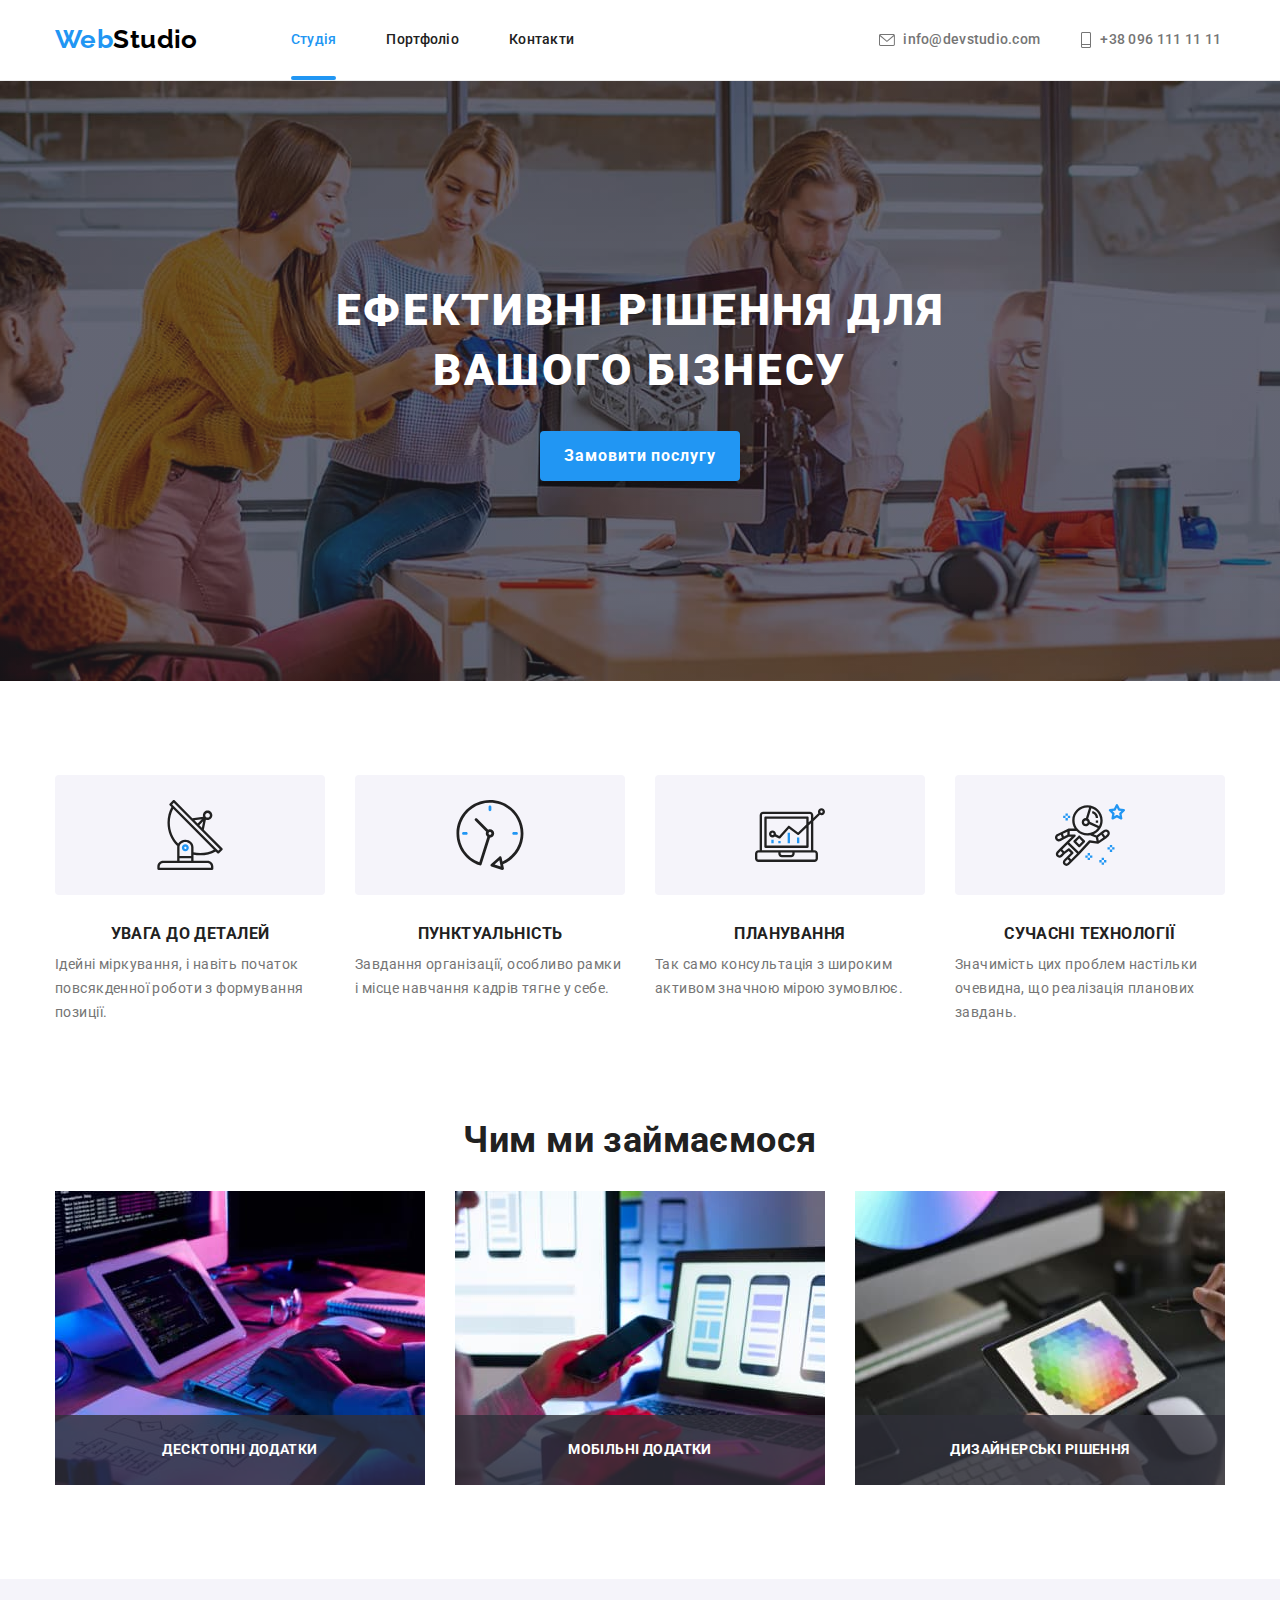
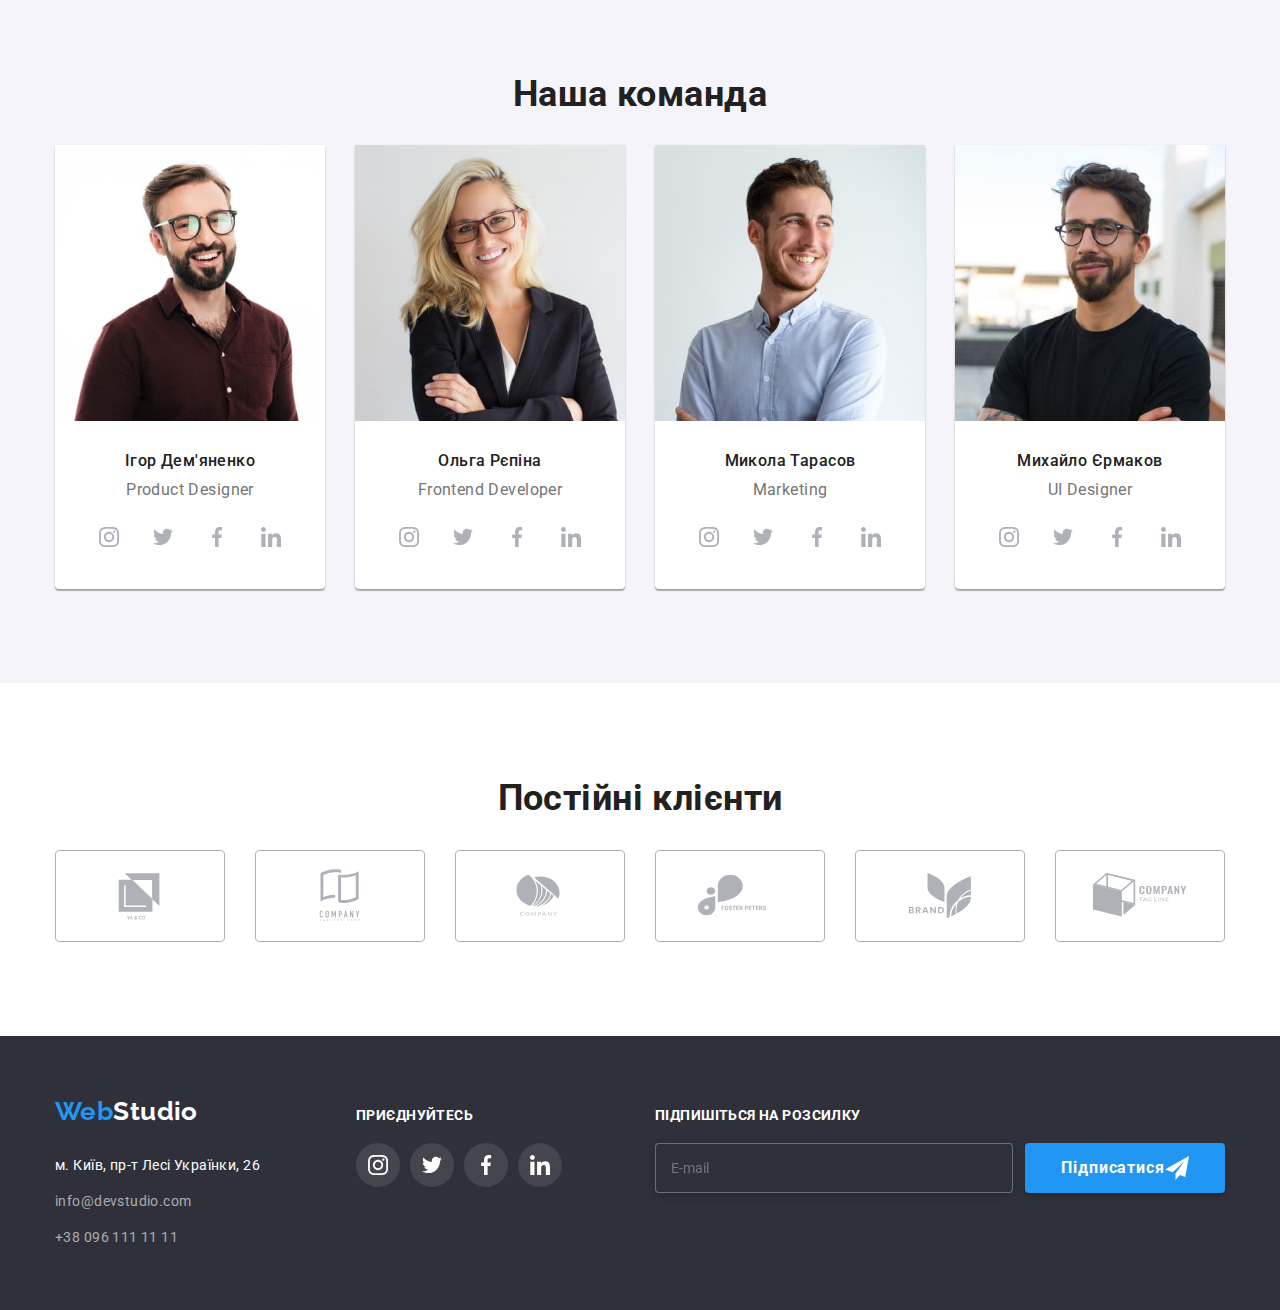
<file: index.html>
<!DOCTYPE html>
<html lang="uk">
<head>
    <meta charset="UTF-8">
    <meta http-equiv="X-UA-Compatible" content="IE=edge">
    <meta name="viewport" content="width=device-width, initial-scale=1.0">
    <title>WebStudio</title>
    <link rel="stylesheet" href="https://cdnjs.cloudflare.com/ajax/libs/modern-normalize/1.1.0/modern-normalize.min.css">
    <link href="https://fonts.googleapis.com/css2?family=Raleway:wght@700&family=Roboto:wght@400;500;700;900&display=swap"
        rel="stylesheet">
    <link rel="stylesheet" href="./css/main.min.css">
</head>
<body>
    <header class="page-header">
        <div class="page-header__container container">
            <nav class="page-header__main-nav">
                <div class="page-header__mobile">
                    <a href="./index.html" class="page-header__logo logo"><span class="page-header__leftpart-logo">Web</span>Studio</a>

                    <button type="button" class="button-mobile-menu js-open-menu btn--no-padding"
                    aria-expanded="false"
                    aria-controls="mobile-menu">
                        <svg width="40" height="40">
                            <use href="./images/symbol-defs.svg#icon-menu"></use>
                        </svg>
                    </button>
                </div>
                
                <div class="site-auth-container">
                        <!-- Навігація -->
                    <ul class="site-nav list">
                        <li class="site-nav__item"><a href="./index.html" class="site-nav__link site-nav__current-page" >Студія</a></li>
                        <li class="site-nav__item"><a href="./portfolio.html" class="site-nav__link">Портфоліо</a></li>
                        <li class="site-nav__item"><a href="./index.html" class="site-nav__link">Контакти</a></li>
                    </ul>

                    <!-- Контакти -->
                    <ul class="auth-nav list">
                        <li class="auth-nav__item"><a href="mailto:info@devstudio.com" class="auth-nav__link">
                            <svg class="auth-nav__letter-icon">
                                <use href="./images/symbol-defs.svg#icon-letter-icon"></use>
                            </svg>
                            info@devstudio.com</a></li>
                        <li class="auth-nav__item"><a href="tel:+380961111111" class="auth-nav__link">
                            <svg class="auth-nav__phone-icon">
                                <use href="./images/symbol-defs.svg#icon-phone-icon"></use>
                            </svg>
                            +38 096 111 11 11</a></li>
                    </ul>
                </div>
            </nav>
        </div>

           
    

        <div class="menu-container js-menu-container" id="mobile-menu">
            <button class="menu-close-btn js-close-menu">
                <svg width="40" height="40">
                    <use href="./images/symbol-defs.svg#icon-close"></use>
                </svg>
            </button>

            <ul class="menu-nav list">
                <li class="menu-nav__item"><a href="./index.html" class="menu-nav__link" >Студія</a></li>
                <li class="menu-nav__item"><a href="./portfolio.html" class="menu-nav__link">Портфоліо</a></li>
                <li class="menu-nav__item"><a href="./index.html" class="menu-nav__link">Контакти</a></li>
            </ul>

            <div class="container-auth-soc">
                <ul class="menu-auth-nav list">
                    <li class="menu-auth-nav__item">
                        <a href="tel:+380961111111" class="menu-auth-nav__link menu-auth-nav__link-tel">
                        +38 096 111 11 11</a>
                    </li>
                    <li class="menu-auth-nav__item">
                        <a href="mailto:info@devstudio.com" class="menu-auth-nav__link menu-auth-nav__link-mail">
                        info@devstudio.com</a>
                    </li>
                </ul>
        
                <ul class="menu-socials">
                    <li class="menu-socials__item"><a class="menu-socials__link" href="">Istagram</a></li>
                    <li class="menu-socials__item"><a class="menu-socials__link" href="">Twitter</a></li>
                    <li class="menu-socials__item"><a class="menu-socials__link" href="">Facebook</a></li>
                    <li class="menu-socials__item"><a class="menu-socials__link" href="">LinkedIn</a></li>
                </ul>
            </div>
        </div>

    </header>

    <main>
        <!-- Hero -->
        <section class="hero">
            <div class="hero__container">
                <h1 class="hero__title">Ефективні рішення для <br> вашого бізнесу</h1>
                <button type="button" class="hero__button button" data-modal-open>Замовити послугу</button>
            </div>
        </section>

        <!-- examples of work -->
        <section class="section section--no-padding">
            <div class="container">
                <h2 class="hidden-title">Те, що ми вам пропонуємо</h2>
        
                <ul class="services">
                    <li class="services__item">
                        <div class="services__border">
                            <svg class="services__icon" width="70" height="70">
                                <use href="./images/symbol-defs.svg#icon-antenna-icon"></use>
                            </svg>
                        </div>
                        <h3 class="services__title">УВАГА ДО ДЕТАЛЕЙ</h3>
                        <p class="services__text">Ідейні міркування, і навіть початок повсякденної роботи з формування позиції.</p>
                    </li>
                    <li class="services__item">
                        <div class="services__border">
                            <svg class="services__icon"  width="70" height="70">
                                <use href="./images/symbol-defs.svg#icon-clock-icon"></use>
                            </svg>
                        </div>
                        <h3 class="services__title">ПУНКТУАЛЬНІСТЬ</h3>
                        <p class="services__text">Завдання організації, особливо рамки і місце навчання кадрів тягне у себе.</p>
                    </li>
                    <li class="services__item">
                        <div class="services__border">
                            <svg class="services__icon"  width="70" height="70">
                                <use href="./images/symbol-defs.svg#icon-diagram-icon"></use>
                            </svg>
                        </div>
                        <h3 class="services__title">ПЛАНУВАННЯ</h3>
                        <p class="services__text">Так само консультація з широким активом значною мірою зумовлює.</p>
                    </li>
                    <li class="services__item">
                        <div class="services__border">
                            <svg class="services__icon"  width="70" height="70">
                                <use href="./images/symbol-defs.svg#icon-astronaut-icon"></use>
                            </svg>
                        </div>
                        <h3 class="services__title">СУЧАСНІ ТЕХНОЛОГІЇ</h3>
                        <p class="services__text">Значимість цих проблем настільки очевидна, що реалізація планових завдань.</p>
                    </li>
                </ul>
            </div>
        </section>

        <!-- our line of business -->
        <section class="section section--disp-none">
            <div class="our-works container">
                <h2 class="global-title">Чим ми займаємося</h2>
                <ul class="our-works__list">
                    <li class="our-works__item">
                        <img srcset="./images/our-works/wemake1.jpg 1x, ./images/our-works/wemake1@2x.jpg 2x" 
                        src="./images/our-works/wemake1.jpg" alt="Написання коду" width="370">
                        <p class="our-works__text">Десктопні додатки</p></li>
                    <li class="our-works__item">
                        <img srcset="./images/our-works/wemake2.jpg 1x, ./images/our-works/wemake2@2x.jpg 2x" 
                        src="./images/our-works/wemake2.jpg" alt="Кросплатформеність" width="370">
                        <p class="our-works__text">Мобільні додатки</p></li>
                    <li class="our-works__item">
                        <img srcset="./images/our-works/wemake3.jpg 1x, ./images/our-works/wemake3@2x.jpg 2x" 
                        src="./images/our-works/wemake3.jpg" alt="Різноманітність" width="370">
                        <p class="our-works__text">Дизайнерські рішення</p></li>
                </ul>
            </div>
        </section>

        <!-- our team -->
        <section class="section section--grey">
            <div class="container">
                <h2 class="global-title">Наша команда</h2> 

                <ul class="our-team">
                    <li class="our-team__item">
                        <img class="our-team__img" srcset="./images/our-team/igor.jpg 1x, ./images/our-team/igor@2x.jpg 2x"
                        src="./images/our-team/igor.jpg" alt="фото Ігора">
                        <h3 class="our-team__name">Ігор Дем'яненко</h3>
                        <p class="our-team__position">Product Designer</p>
                        <ul class="socials-list">
                            <li class="socials-list__item">
                                <a href="#" class="socials-list__link">
                                    <svg wight="20px" height="20px" class="socials-list__icon">
                                        <use href="./images/symbol-defs.svg#icon-instagram-icon"></use>
                                    </svg>
                                </a>
                            </li>
                            <li class="socials-list__item">
                                <a href="#" class="socials-list__link">
                                    <svg wight="20px" height="20px" class="socials-list__icon">
                                        <use href="./images/symbol-defs.svg#icon-twitter-icon"></use>
                                    </svg>
                                </a>
                            </li>
                            <li class="socials-list__item">
                                <a href="#" class="socials-list__link">
                                    <svg wight="20px" height="20px" class="socials-list__icon">
                                        <use href="./images/symbol-defs.svg#icon-facebook-icon"></use>
                                    </svg>
                                </a>
                            </li>
                            <li class="socials-list__item">
                                <a href="#" class="socials-list__link">
                                    <svg wight="20px" height="20px" class="socials-list__icon">
                                        <use href="./images/symbol-defs.svg#icon-linkedin-icon"></use>
                                    </svg>
                                </a>
                            </li>
                        </ul>
                    </li>
                    <li class="our-team__item">
                        <img srcset="./images/our-team/olga.jpg 1x, ./images/our-team/olga@2x.jpg 2x"
                        src="./images/our-team/olga.jpg" alt="фото Ольги">
                        <h3 class="our-team__name">Ольга Рєпіна</h3>
                        <p class="our-team__position">Frontend Developer</p>
                        <ul class="socials-list">
                            <li class="socials-list__item">
                                <a href="#" class="socials-list__link">
                                    <svg wight="20px" height="20px" class="socials-list__icon">
                                        <use href="./images/symbol-defs.svg#icon-instagram-icon"></use>
                                    </svg>
                                </a>
                            </li>
                            <li class="socials-list__item">
                                <a href="#" class="socials-list__link">
                                    <svg wight="20px" height="20px" class="socials-list__icon">
                                        <use href="./images/symbol-defs.svg#icon-twitter-icon"></use>
                                    </svg>
                                </a>
                            </li>
                            <li class="socials-list__item">
                                <a href="#" class="socials-list__link">
                                    <svg wight="20px" height="20px" class="socials-list__icon">
                                        <use href="./images/symbol-defs.svg#icon-facebook-icon"></use>
                                    </svg>
                                </a>
                            </li>
                            <li class="socials-list__item">
                                <a href="#" class="socials-list__link">
                                    <svg wight="20px" height="20px" class="socials-list__icon">
                                        <use href="./images/symbol-defs.svg#icon-linkedin-icon"></use>
                                    </svg>
                                </a>
                            </li>
                        </ul>
                    </li>
                    <li class="our-team__item">
                        <img srcset="./images/our-team/mukola.jpg 1x, ./images/our-team/mukola@2x.jpg 2x"
                        src="./images/our-team/mukola.jpg" alt="фото Миколи">
                        <h3 class="our-team__name">Микола Тарасов</h3>
                        <p class="our-team__position">Marketing</p>
                        <ul class="socials-list">
                            <li class="socials-list__item">
                                <a href="#" class="socials-list__link">
                                    <svg wight="20px" height="20px" class="socials-list__icon">
                                        <use href="./images/symbol-defs.svg#icon-instagram-icon"></use>
                                    </svg>
                                </a>
                            </li>
                            <li class="socials-list__item">
                                <a href="#" class="socials-list__link">
                                    <svg wight="20px" height="20px" class="socials-list__icon">
                                        <use href="./images/symbol-defs.svg#icon-twitter-icon"></use>
                                    </svg>
                                </a>
                            </li>
                            <li class="socials-list__item">
                                <a href="#" class="socials-list__link">
                                    <svg wight="20px" height="20px" class="socials-list__icon">
                                        <use href="./images/symbol-defs.svg#icon-facebook-icon"></use>
                                    </svg>
                                </a>
                            </li>
                            <li class="socials-list__item">
                                <a href="#" class="socials-list__link">
                                    <svg wight="20px" height="20px" class="socials-list__icon">
                                        <use href="./images/symbol-defs.svg#icon-linkedin-icon"></use>
                                    </svg>
                                </a>
                            </li>
                        </ul>
                    </li>
                    <li class="our-team__item">
                        <img srcset="./images/our-team/mikhailo.jpg 1x, ./images/our-team/mikhailo@2x.jpg 2x"
                        src="./images/our-team/mikhailo.jpg" alt="фото Михайла">
                        <h3 class="our-team__name">Михайло Єрмаков</h3>
                        <p class="our-team__position">UI Designer</p>
                        <ul class="socials-list">
                            <li class="socials-list__item">
                                <a href="#" class="socials-list__link">
                                    <svg wight="20px" height="20px" class="socials-list__icon">
                                        <use href="./images/symbol-defs.svg#icon-instagram-icon"></use>
                                    </svg>
                                </a>
                            </li>
                            <li class="socials-list__item">
                                <a href="#" class="socials-list__link">
                                    <svg wight="20px" height="20px" class="socials-list__icon">
                                        <use href="./images/symbol-defs.svg#icon-twitter-icon"></use>
                                    </svg>
                                </a>
                            </li>
                            <li class="socials-list__item">
                                <a href="#" class="socials-list__link">
                                    <svg wight="20px" height="20px" class="socials-list__icon">
                                        <use href="./images/symbol-defs.svg#icon-facebook-icon"></use>
                                    </svg>
                                </a>
                            </li>
                            <li class="socials-list__item">
                                <a href="#" class="socials-list__link">
                                    <svg wight="20px" height="20px" class="socials-list__icon">
                                        <use href="./images/symbol-defs.svg#icon-linkedin-icon"></use>
                                    </svg>
                                </a>
                            </li>
                        </ul>
                    </li>
                </ul>
            </div>
        </section>

        <!-- constant clients -->
        <section class="section">
            <div class="container">
                <h2 class="global-title">Постійні клієнти</h3>

                <ul class="clients">
                    <li class="clients__item">
                        <a href="#" class="clients__link"><svg width="106px" height="60"">
                        <use href="./images/symbol-defs.svg#icon-client1"></use>
                    </svg></a></li>
                    <li class="clients__item"><a href="#" class="clients__link"><svg width="106px" height="60">
                        <use href="./images/symbol-defs.svg#icon-client2"></use>
                    </svg></a></li>
                    <li class="clients__item"><a href="#" class="clients__link"><svg width="106px" height="60">
                        <use href="./images/symbol-defs.svg#icon-client3"></use>
                    </svg></a></li>
                    <li class="clients__item"><a href="#" class="clients__link"><svg width="106px" height="60">
                        <use href="./images/symbol-defs.svg#icon-client4"></use>
                    </svg></a></li>
                    <li class="clients__item"><a href="#" class="clients__link"><svg width="106px" height="60">
                        <use href="./images/symbol-defs.svg#icon-client5"></use>
                    </svg></a></li>
                    <li class="clients__item"><a href="#" class="clients__link"><svg width="106px" height="60">
                        <use href="./images/symbol-defs.svg#icon-client6"></use>
                    </svg></a></li>
                </ul>
            </div>
        </section>
    </main>

    <!-- footer -->
    <footer class="footer">
        <div class="section-footer container">
            <div class="footer-conteiner--flex">
                <div class="container-footer">
                    <a href="./index.html" class="logo footer__logo"><span class="footer__leftpart-logo">Web</span>Studio</a>
    
                    <address>
                        <ul class="footer-nav">
                            <li class="footer-nav__item"><a href="https://goo.gl/maps/yNZwZpyb3puwSqDS9"
                                target="_blank" rel="noreferrer noopener" class="footer-nav__link footer-nav__adress">
                                м. Київ, пр-т Лесі Українки, 26</a></li>
                            <li class="footer-nav__item"><a href="mailto:info@devstudio.com" class="footer-nav__link">info@devstudio.com</a></li>
                            <li class="footer-nav__item"><a href="tel:+380961111111" class="footer-nav__link">+38 096 111 11 11</a></li>
                        </ul>
                    </address>
                </div>
    
                <div class="container-footer">
                    <p class="footer-slogan">приєднуйтесь</p>
                    <ul class="socials-list footer-socials">
                        <li class="socials-list__item">
                            <a href="#" class="socials-list__link footer-socials__icon">
                                <svg wight="20px" height="20px">
                                    <use href="./images/symbol-defs.svg#icon-instagram-icon"></use>
                                </svg>
                            </a>
                        </li>
                        <li class="socials-list__item">
                            <a href="#" class="socials-list__link footer-socials__icon">
                                <svg wight="20px" height="20px">
                                    <use href="./images/symbol-defs.svg#icon-twitter-icon"></use>
                                </svg>
                            </a>
                        </li>
                        <li class="socials-list__item">
                            <a href="#" class="socials-list__link footer-socials__icon">
                                <svg wight="20px" height="20px">
                                    <use href="./images/symbol-defs.svg#icon-facebook-icon"></use>
                                </svg>
                            </a>
                        </li>
                        <li class="socials-list__item">
                            <a href="#" class="socials-list__link footer-socials__icon">
                                <svg wight="20px" height="20px">
                                    <use href="./images/symbol-defs.svg#icon-linkedin-icon"></use>
                                </svg>
                            </a>
                        </li>
                    </ul>
                </div>
            </div>

            <div class="container-footer">
                <form class="signup-form" name="signup-form">
                    <p class="footer-slogan">Підпишіться на розсилку</p>
                    <div class="signup">
                        <input type="email" name="email" id="user-email" placeholder="E-mail" class="signup__email">
                        
                        <button type="submit" class="button signup__submit">
                            <p class="signup__text">Підписатися</p>
                            <svg width="24px" height="24px">
                                <use href="./images/icons.svg#icon-send"></use>
                            </svg>
                        </button>   
                    </div>        
                </form>
            </div>
        </div>
    </footer>

    <div class="hero__backdrop is-hidden" data-modal>
        <div class="modal">
            <button class="modal__close" data-modal-close>
                <svg wight="20px" height="20px" class="modal__icon-close">
                    <use href="./images/symbol-defs.svg#icon-close"></use>
                </svg>
            </button>
            
            <form name="user-date" class="modal__user-date">
                <p class="modal__user-date-slogan">Залиште свої дані, ми вам передзвонимо</p>
                <ul class="date-forms">
                    <li class="date-forms__item">
                        <label for="name" class="date-forms__name">Ім'я</label>
                        <input type="text" id="name" class="date-forms__text">
                        <svg width="18px" height="18px" class="date-forms__form-icon">
                            <use href="./images/icons.svg#icon-person-black"></use>
                        </svg>
                    </li>
                    <li class="date-forms__item">
                        <label for="tel" class="date-forms__name">Телефон</label>
                        <input type="tel" id="tel" class="date-forms__text">
                        <svg width="18px" height="18px" class="date-forms__form-icon">
                            <use href="./images/icons.svg#icon-phone-black"></use>
                        </svg>
                    </li>
                    <li class="date-forms__item">
                        <label for="email" class="date-forms__name">Пошта</label>
                        <input type="email" id="email" class="date-forms__text">
                        <svg width="18px" height="18px" class="date-forms__form-icon">
                            <use href="./images/icons.svg#icon-email-black"></use>
                        </svg>
                    </li>
                    <li class="date-forms__item-com">
                        <label for="commentary" class="date-forms__name">Коментар</label>
                        <textarea class="date-forms__commentary" name="commentary" id="commentary" rows="7" placeholder="Введіть текст"></textarea>
                    </li>
                </ul>

                <div class="form-conditions">
                    
                    <label for="conditions" class="form-conditions__label">
                        <input type="checkbox" id="conditions" name="checkbox" class="form-conditions__checkbox">
                        <span class="form-conditions__true-checkbox">
                            <svg class="form-conditions__icon-true-checkbox">
                                <use href="./images/icons.svg#icon-icon-check"></use>
                            </svg>
                        </span>
                        <span>Погоджуюся з розсилкою та приймаю 
                            <a href="#" class="form-conditions__link">Умови договору</a>
                        </span>
                    </label>
                </div>

                <button type="submit" class="button form-conditions__button">Відправити</button>
                
            </form>
        </div>
    </div>

    <script src="./js/modal.js"></script>
    <script src="./js/mobile-menu.js"></script>
</body>
</html>
</file>
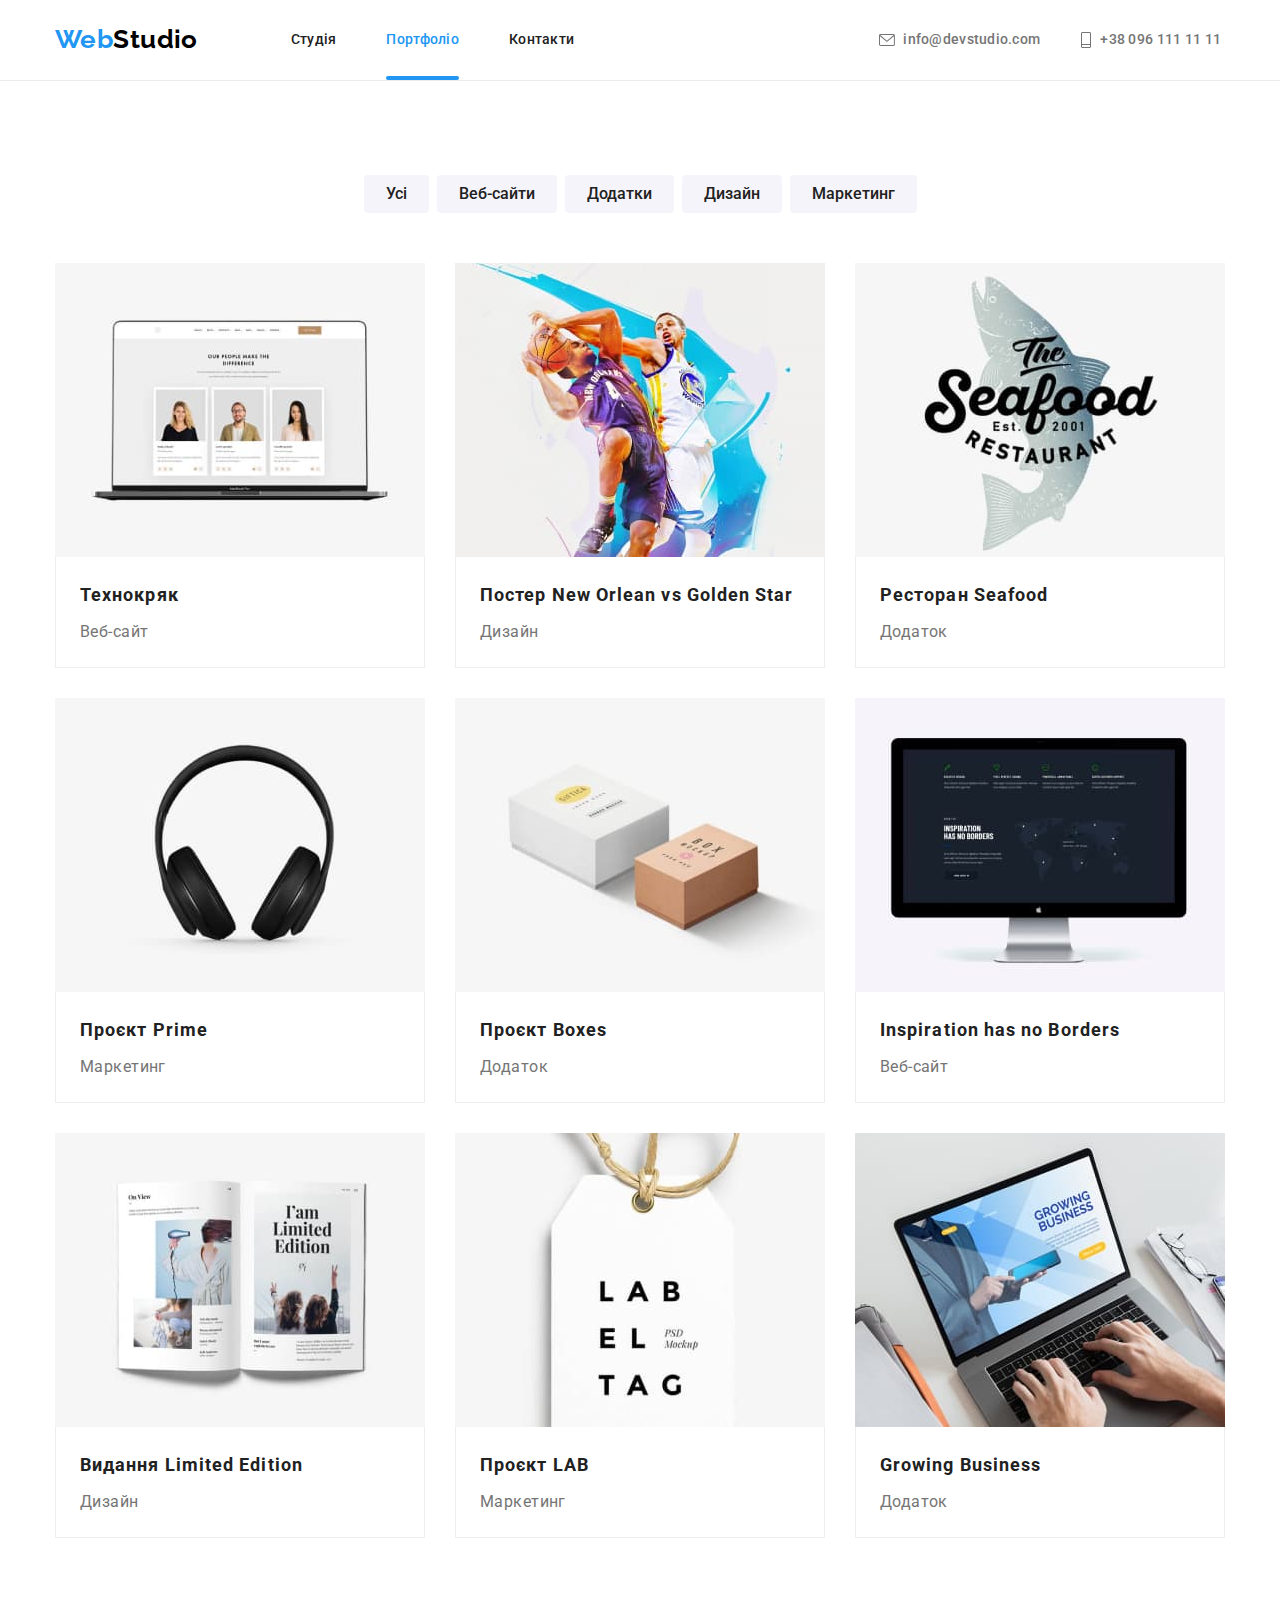
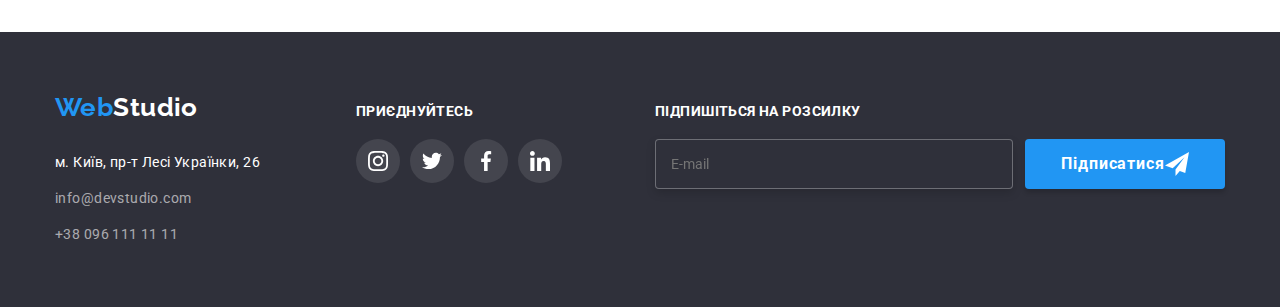
<file: portfolio.html>
<!DOCTYPE html>
<html lang="uk">
<head>
    <meta charset="UTF-8">
    <meta http-equiv="X-UA-Compatible" content="IE=edge">
    <meta name="viewport" content="width=device-width, initial-scale=1.0">
    <title>Portfolio</title>
    <link rel="stylesheet" href="https://cdnjs.cloudflare.com/ajax/libs/modern-normalize/1.1.0/modern-normalize.min.css">
    <link href="https://fonts.googleapis.com/css2?family=Raleway:wght@700&family=Roboto:wght@400;500;700;900&display=swap"
        rel="stylesheet">
    <link rel="stylesheet" href="./css/main.min.css">
</head>

<body class="page">
    <header class="page-header">
        <div class="page-header__container container">
            <nav class="page-header__main-nav">
                <div class="page-header__mobile">
                    <a href="./index.html" class="page-header__logo logo"><span class="page-header__leftpart-logo">Web</span>Studio</a>

                    <button type="button" class="button-mobile-menu js-open-menu btn--no-padding"
                    aria-expanded="false"
                    aria-controls="mobile-menu">
                        <svg width="40" height="40">
                            <use href="./images/symbol-defs.svg#icon-menu"></use>
                        </svg>
                    </button>
                </div>
                
                <div class="site-auth-container">
                        <!-- Навігація -->
                    <ul class="site-nav list">
                        <li class="site-nav__item"><a href="./index.html" class="site-nav__link" >Студія</a></li>
                        <li class="site-nav__item"><a href="./portfolio.html" class="site-nav__link site-nav__current-page">Портфоліо</a></li>
                        <li class="site-nav__item"><a href="./index.html" class="site-nav__link">Контакти</a></li>
                    </ul>

                    <!-- Контакти -->
                    <ul class="auth-nav list">
                        <li class="auth-nav__item"><a href="mailto:info@devstudio.com" class="auth-nav__link">
                            <svg class="auth-nav__letter-icon">
                                <use href="./images/symbol-defs.svg#icon-letter-icon"></use>
                            </svg>
                            info@devstudio.com</a></li>
                        <li class="auth-nav__item"><a href="tel:+380961111111" class="auth-nav__link">
                            <svg class="auth-nav__phone-icon">
                                <use href="./images/symbol-defs.svg#icon-phone-icon"></use>
                            </svg>
                            +38 096 111 11 11</a></li>
                    </ul>
                </div>
            </nav>
        </div>

           
    

    <div class="menu-container js-menu-container" id="mobile-menu">
        <button class="menu-close-btn js-close-menu">
            <svg width="40" height="40">
                <use href="./images/symbol-defs.svg#icon-close"></use>
            </svg>
        </button>

        <ul class="menu-nav list">
            <li class="menu-nav__item"><a href="./index.html" class="menu-nav__link" >Студія</a></li>
            <li class="menu-nav__item"><a href="./portfolio.html" class="menu-nav__link">Портфоліо</a></li>
            <li class="menu-nav__item"><a href="./index.html" class="menu-nav__link">Контакти</a></li>
        </ul>

        <div>
            <ul class="menu-auth-nav list">
                <li class="menu-auth-nav__item">
                    <a href="tel:+380961111111" class="menu-auth-nav__link menu-auth-nav__link-tel">
                    +38 096 111 11 11</a>
                </li>
                <li class="menu-auth-nav__item">
                    <a href="mailto:info@devstudio.com" class="menu-auth-nav__link menu-auth-nav__link-mail">
                    info@devstudio.com</a>
                </li>
            </ul>
    
            <ul class="menu-socials">
                <li class="menu-socials__item"><a class="menu-socials__link" href="">Istagram</a></li>
                <li class="menu-socials__item"><a class="menu-socials__link" href="">Twitter</a></li>
                <li class="menu-socials__item"><a class="menu-socials__link" href="">Facebook</a></li>
                <li class="menu-socials__item"><a class="menu-socials__link" href="">LinkedIn</a></li>
            </ul>
        </div>
    </div>

    </header>

    <main>
        <section class="section">
            <div class="container">
                <h1 class="hidden-title">Портфоліо</h1>
                <ul class="features-list">
                    <li class="features-list__item"><button type="button" class="features-list__button">Усі</button></li>
                    <li class="features-list__item"><button type="button" class="features-list__button">Веб-сайти</button></li>
                    <li class="features-list__item"><button type="button" class="features-list__button">Додатки</button></li>
                    <li class="features-list__item"><button type="button" class="features-list__button">Дизайн</button></li>
                    <li class="features-list__item"><button type="button" class="features-list__button">Маркетинг</button></li>
                </ul>

                <ul class="projects">
                    <li class="projects__item">
                        <a href="#" class="projects__link">
                            <div class="projects__description">
                                <img src="./images/example_1.jpg" alt="our work" width="370" height="294">
                                <p class="projects__text-description">Ресурс пропонує комплексні пропозиції з різним рівнем функціоналу та сервісів. Все це дозволить відвідувачу отримати вичерпні відомості про компанію чи приватну особу.</p>
                            </div>
                            <div class="card-content">
                                <h2 class="card-content__title">Технокряк</h2>
                                <p class="card-content__text">Веб-сайт</p>
                            </div>
                        </a>
                    </li>
                    <li class="projects__item">
                        <a href="#" class="projects__link">
                            <div class="projects__description">
                                <img src="./images/example_2.jpg" alt="our work" width="370" height="294">
                                <p class="projects__text-description">Lorem ipsum dolor sit amet consectetur adipisicing elit. Maxime, accusantium! Ex, harum itaque.</p>
                            </div>
                            <div class="card-content">
                                <h2 class="card-content__title">Постер New Orlean vs Golden Star</h2>
                                <p class="card-content__text">Дизайн</p>
                            </div>
                        </a>
                    </li>
                    <li class="projects__item">
                        <a href="#" class="projects__link">
                            <div class="projects__description">
                                <img src="./images/example_3.jpg" alt="our work" width="370" height="294">
                                <p class="projects__text-description">Lorem ipsum dolor sit amet consectetur adipisicing elit. Maxime, accusantium! Ex, harum itaque.</p>
                            </div>                            
                            <div class="card-content">
                                <h2 class="card-content__title">Ресторан Seafood</h2>
                                <p class="card-content__text">Додаток</p>
                            </div>
                        </a>
                    </li>
                    <li class="projects__item">
                        <a href="#" class="projects__link">
                            <div class="projects__description">
                                <img src="./images/example_4.jpg" alt="our work" width="370" height="294">
                                <p class="projects__text-description">Lorem ipsum dolor sit amet consectetur adipisicing elit. Maxime, accusantium! Ex, harum itaque.</p>
                            </div>                            
                            <div class="card-content">
                                <h2 class="card-content__title">Проєкт Prime</h2>
                                <p class="card-content__text">Маркетинг</p>
                            </div>
                        </a>
                    </li>
                    <li class="projects__item">
                        <a href="#" class="projects__link">
                            <div class="projects__description">
                                <img src="./images/example_5.jpg" alt="our work" width="370" height="294">
                                <p class="projects__text-description">Lorem ipsum dolor sit amet consectetur adipisicing elit. Maxime, accusantium! Ex, harum itaque.</p>
                            </div>                            
                            <div class="card-content">
                                <h2 class="card-content__title">Проєкт Boxes</h2>
                                <p class="card-content__text">Додаток</p>
                            </div>
                        </a>
                    </li>
                    <li class="projects__item">
                        <a href="#" class="projects__link">
                            <div class="projects__description">
                                <img src="./images/example_6.jpg" alt="our work" width="370" height="294">
                                <p class="projects__text-description">Lorem ipsum dolor sit amet consectetur adipisicing elit. Maxime, accusantium! Ex, harum itaque.</p>
                            </div>                            
                            <div class="card-content">
                                <h2 class="card-content__title">Inspiration has no Borders</h2>
                                <p class="card-content__text">Веб-сайт</p>
                            </div>
                        </a>
                    </li>
                    <li class="projects__item">
                        <a href="#" class="projects__link">
                            <div class="projects__description">
                                <img src="./images/example_7.jpg" alt="our work" width="370" height="294">
                                <p class="projects__text-description">Lorem ipsum dolor sit amet consectetur adipisicing elit. Maxime, accusantium! Ex, harum itaque.</p>
                            </div>                            
                            <div class="card-content">
                                <h2 class="card-content__title">Видання Limited Edition</h2>
                                <p class="card-content__text">Дизайн</p>
                            </div>
                        </a>
                    </li>
                    <li class="projects__item">
                        <a href="#" class="projects__link">
                            <div class="projects__description">
                                <img src="./images/example_8.jpg" alt="our work" width="370" height="294">
                                <p class="projects__text-description">Lorem ipsum dolor sit amet consectetur adipisicing elit. Maxime, accusantium! Ex, harum itaque.</p>
                            </div>                            
                            <div class="card-content">
                                <h2 class="card-content__title">Проєкт LAB</h2>
                                <p class="card-content__text">Маркетинг</p>
                            </div>
                        </a>
                    </li>
                    <li class="projects__item">
                        <a href="#" class="projects__link">
                            <div class="projects__description">
                                <img src="./images/example_9.jpg" alt="our work" width="370" height="294">
                                <p class="projects__text-description">Lorem ipsum dolor sit amet consectetur adipisicing elit. Maxime, accusantium! Ex, harum itaque.</p>
                            </div>                            
                            <div class="card-content">
                                <h2 class="card-content__title">Growing Business</h2>
                                <p class="card-content__text">Додаток</p>
                            </div>
                        </a>
                    </li>
                </ul>
            </div>
        </section>

    </main>

    <!-- footer -->
    <footer class="footer">
        <div class="section-footer container">
            <div class="footer-conteiner--flex">
                <div class="container-footer">
                    <a href="./index.html" class="logo footer__logo"><span class="footer__leftpart-logo">Web</span>Studio</a>
    
                    <address>
                        <ul class="footer-nav">
                            <li class="footer-nav__item"><a href="https://goo.gl/maps/yNZwZpyb3puwSqDS9"
                                target="_blank" rel="noreferrer noopener" class="footer-nav__link footer-nav__adress">
                                м. Київ, пр-т Лесі Українки, 26</a></li>
                            <li class="footer-nav__item"><a href="mailto:info@devstudio.com" class="footer-nav__link">info@devstudio.com</a></li>
                            <li class="footer-nav__item"><a href="tel:+380961111111" class="footer-nav__link">+38 096 111 11 11</a></li>
                        </ul>
                    </address>
                </div>
    
                <div class="container-footer">
                    <p class="footer-slogan">приєднуйтесь</p>
                    <ul class="socials-list footer-socials">
                        <li class="socials-list__item">
                            <a href="#" class="socials-list__link footer-socials__icon">
                                <svg wight="20px" height="20px">
                                    <use href="./images/symbol-defs.svg#icon-instagram-icon"></use>
                                </svg>
                            </a>
                        </li>
                        <li class="socials-list__item">
                            <a href="#" class="socials-list__link footer-socials__icon">
                                <svg wight="20px" height="20px">
                                    <use href="./images/symbol-defs.svg#icon-twitter-icon"></use>
                                </svg>
                            </a>
                        </li>
                        <li class="socials-list__item">
                            <a href="#" class="socials-list__link footer-socials__icon">
                                <svg wight="20px" height="20px">
                                    <use href="./images/symbol-defs.svg#icon-facebook-icon"></use>
                                </svg>
                            </a>
                        </li>
                        <li class="socials-list__item">
                            <a href="#" class="socials-list__link footer-socials__icon">
                                <svg wight="20px" height="20px">
                                    <use href="./images/symbol-defs.svg#icon-linkedin-icon"></use>
                                </svg>
                            </a>
                        </li>
                    </ul>
                </div>
            </div>

            <div class="container-footer">
                <form class="signup-form" name="signup-form">
                    <p class="footer-slogan">Підпишіться на розсилку</p>
                    <div class="signup">
                        <input type="email" name="email" id="user-email" placeholder="E-mail" class="signup__email">
                        
                        <button type="submit" class="button signup__submit">
                            <p class="signup__text">Підписатися</p>
                            <svg width="24px" height="24px">
                                <use href="./images/icons.svg#icon-send"></use>
                            </svg>
                        </button>   
                    </div>        
                </form>
            </div>
        </div>
    </footer>

    <script src="./js/modal.js"></script>
    <script src="./js/mobile-menu.js"></script>
</body>
</file>
<file: css/main.min.css>
.button{display:flex;align-items:center;justify-content:center;margin-left:auto;margin-right:auto;width:200px;height:50px;font-weight:700;font-size:16px;line-height:1.88;letter-spacing:.06em;color:#fff;background-color:#2196f3;box-shadow:0px 4px 4px rgba(0,0,0,.15);border:none;transition:background-color 250ms cubic-bezier(0.4, 0, 0.2, 1);border-radius:4px;cursor:pointer}.button:hover,.button:focus{background-color:#188ce8}.is-hidden{opacity:0;pointer-events:none}.hidden-title{position:absolute;width:1px;height:1px;margin:-1px;border:0;padding:0;clip:rect(0 0 0 0);overflow:hidden}body{color:#757575;background-color:var(--main-background-color);font-size:14px;line-height:1.71;font-family:Roboto,sans-serif;letter-spacing:.03em}.section{padding-top:60px;padding-bottom:60px}@media screen and (min-width: 1200px){.section{padding-bottom:94px;padding-top:94px}}.section--no-padding{padding-bottom:0}@media screen and (max-width: 1199px){.section--no-padding{padding-bottom:60px}}.section--grey{background-color:#f5f4fa}.container{display:block;margin-right:auto;margin-left:auto;padding-left:15px;padding-right:15px}@media screen and (min-width: 480px){.container{width:480px}}@media screen and (min-width: 768px){.container{width:768px}}@media screen and (min-width: 1200px){.container{width:1200px}}.global-title{margin-bottom:30px;color:#212121;font-weight:700;font-size:36px;line-height:1.17;text-align:center}.logo{color:#000;font-family:Raleway,sans-serif;font-weight:700;font-size:24px;line-height:1.17;text-decoration:none}@media screen and (min-width: 1200px){.logo{font-size:26px;line-height:1.19}}.btn--no-padding{padding:0}.section--disp-none{display:none}@media screen and (min-width: 1200px){.section--disp-none{display:block}}h1,h2,h3,h4,p,ul{margin:0;padding:0}ul{margin:0;padding:0;list-style:none}img{display:block;max-width:100%;padding:0;margin:0;height:auto}input,textarea{outline:none}textarea{resize:none}a{text-decoration:none}.page-header{display:block;border-bottom:1px solid #ececec}.page-header__container{width:100%;margin:0;padding:0 15px;padding-top:0}@media screen and (min-width: 768px){.page-header__container{width:768px;margin-right:auto;margin-left:auto}}@media screen and (min-width: 1200px){.page-header__container{width:1200px}}.page-header__main-nav{display:flex;align-items:center}.page-header__logo{color:#000}.page-header__leftpart-logo{color:#2196f3}@media screen and (max-width: 767px){.page-header__mobile{width:100%;display:flex;align-items:center;justify-content:space-between}}.site-nav{display:flex}@media screen and (min-width: 768px){.site-nav{margin-left:88px}}@media screen and (min-width: 1200px){.site-nav{margin-left:93px}}.site-nav__item{margin-right:50px}.site-nav__item:last-child{margin-right:0}.site-nav__link{position:relative;padding-top:32px;padding-bottom:32px;display:inline-flex;align-items:center;color:#212121;fill:#757575;transition:color 250ms cubic-bezier(0.4, 0, 0.2, 1);font-weight:500;line-height:1.14;letter-spacing:.02em;text-decoration:none}.site-nav__link:hover,.site-nav__link:focus{color:#2196f3;fill:#2196f3}.site-nav__current-page{color:#2196f3}.site-nav__current-page::after{position:absolute;bottom:0;left:0;width:100%;height:4px;content:"";background-color:#2196f3;border-radius:2px}.auth-nav{display:flex}@media screen and (min-width: 768px){.auth-nav{display:block;margin-left:90px}}@media screen and (min-width: 1200px){.auth-nav{display:flex;margin-left:auto;margin-left:305px}}.auth-nav__item{margin-top:21px}@media screen and (min-width: 1200px){.auth-nav__item{margin-right:40px;margin-top:0}}.auth-nav__item:last-child{margin-top:10px}@media screen and (min-width: 1200px){.auth-nav__item:last-child{margin-right:0;margin-top:0}}.auth-nav__link{display:flex;align-items:center;color:#757575;transition:color 250ms cubic-bezier(0.4, 0, 0.2, 1);font-weight:500;font-size:12px;line-height:1.14;letter-spacing:.02em;text-decoration:none}@media screen and (min-width: 1200px){.auth-nav__link{display:flex;padding-top:32px;padding-bottom:32px;align-items:center;font-size:14px}}.auth-nav__link:hover,.auth-nav__link:focus{color:#2196f3;fill:#2196f3}.auth-nav__letter-icon{fill:currentColor;margin-right:8px;width:14px;height:10px}@media screen and (min-width: 1200px){.auth-nav__letter-icon{width:16px;height:12px}}.auth-nav__phone-icon{fill:currentColor;margin-right:8px;width:10px;height:14px}@media screen and (min-width: 1200px){.auth-nav__phone-icon{width:12px;height:16px}}.site-auth-container{display:flex}@media screen and (max-width: 767px){.site-auth-container{display:none}}.menu-container{display:flex;flex-direction:column;position:fixed;top:0;left:0;width:100vw;height:100vh;padding:48px 40px;background-color:#fff;z-index:999;transform:translateX(100%);transition:transform 250ms cubic-bezier(0.4, 0, 0.2, 1)}@media screen and (min-width: 768px){.menu-container{display:none}}.menu-container.is-open{transform:translateX(0)}.menu-nav{margin-bottom:auto}.menu-nav__item{margin-bottom:32px;font-weight:500;font-size:40px;line-height:1.18;letter-spacing:.02em}.menu-nav__item:last-child{margin-bottom:0}.menu-nav__link{color:#212121}.menu-nav__link:hover,.menu-nav__link:focus{color:#2196f3}.menu-nav__link-tel{color:#2196f3;font-weight:500;font-size:34px;line-height:1.18;letter-spacing:.02em}.menu-auth-nav__item{margin-bottom:32px}.menu-auth-nav__item:last-child{margin-bottom:64px}.menu-auth-nav__link-tel{color:#2196f3;font-weight:500;font-size:34px;line-height:1.18;letter-spacing:.02em}.menu-auth-nav__link-mail{color:#757575;font-weight:500;font-size:24px;line-height:28px;letter-spacing:.02em}.menu-socials{display:flex;flex-wrap:wrap}.menu-socials__item{padding-right:10px;border-right:1px solid rgba(33,33,33,.2);margin-right:10px}.menu-socials__item:last-child{border:none;margin:0;padding:0}.menu-socials__link{color:#2196f3;font-weight:500;font-size:18px;line-height:1.22;letter-spacing:.02em}.button-mobile-menu{display:flex;align-items:center;justify-content:center;padding-top:10px;padding-bottom:10px;background-color:rgba(0,0,0,0);border:none}@media screen and (min-width: 768px){.button-mobile-menu{display:none}}.button-mobile-menu:hover,.button-mobile-menu:focus{fill:#2196f3}.menu-close-btn{padding:0;position:absolute;top:10px;right:15px;background-color:rgba(0,0,0,0);border:none}.menu-close-btn:hover,.menu-close-btn:focus{fill:#2196f3}.hero__container{width:100%;position:relative;background-color:#2f303a;text-align:center;padding-bottom:118px;padding-top:118px;background-image:linear-gradient(rgba(47, 48, 58, 0.4), rgba(47, 48, 58, 0.4)),url("..//../images/hero-img/hero-img-mobile.jpg");background-size:cover;background-repeat:no-repeat;background-position:center;margin:0 auto}@media(min-device-pixel-ratio: 2),(-webkit-min-device-pixel-ratio: 2),(min-resolution: 192dpi),(min-resolution: 2dppx){.hero__container{background-image:linear-gradient(rgba(47, 48, 58, 0.4), rgba(47, 48, 58, 0.4)),url("..//../images/hero-img/hero-img-mobile@2x.jpg")}}@media screen and (min-width: 768px){.hero__container{background-image:linear-gradient(rgba(47, 48, 58, 0.4), rgba(47, 48, 58, 0.4)),url("..//../images/hero-img/hero-img-tablet.jpg")}}@media screen and (min-width: 768px)and (min-device-pixel-ratio: 2),screen and (min-width: 768px)and (-webkit-min-device-pixel-ratio: 2),screen and (min-width: 768px)and (min-resolution: 192dpi),screen and (min-width: 768px)and (min-resolution: 2dppx){.hero__container{background-image:linear-gradient(rgba(47, 48, 58, 0.4), rgba(47, 48, 58, 0.4)),url("..//../images/hero-img/hero-img-tablet@2x.jpg")}}@media screen and (min-width: 1200px){.hero__container{padding:200px 0;background-image:linear-gradient(rgba(47, 48, 58, 0.4), rgba(47, 48, 58, 0.4)),url("..//../images/hero-img/hero-img-desktop.jpg")}}@media screen and (min-width: 1200px)and (min-device-pixel-ratio: 2),screen and (min-width: 1200px)and (-webkit-min-device-pixel-ratio: 2),screen and (min-width: 1200px)and (min-resolution: 192dpi),screen and (min-width: 1200px)and (min-resolution: 2dppx){.hero__container{background-image:linear-gradient(rgba(47, 48, 58, 0.4), rgba(47, 48, 58, 0.4)),url("..//../images/hero-img/hero-img-desktop@2x.jpg")}}.hero__title{text-align:center;margin-bottom:30px;margin-right:auto;margin-left:auto;font-size:26px;line-height:1.62;color:#fff;letter-spacing:.06em;text-transform:uppercase}@media screen and (min-width: 1200px){.hero__title{margin-bottom:30px;font-weight:900;font-size:44px;line-height:1.36;letter-spacing:.06em;text-transform:uppercase}}@media screen and (min-width: 768px){.services{display:flex;flex-wrap:wrap;margin:-15px}}.services__item{text-align:center;margin-bottom:30px}@media screen and (min-width: 768px){.services__item{width:calc((100% - 60px)/2);margin:15px}}@media screen and (min-width: 1200px){.services__item{width:270px}}.services__item:last-child{margin-bottom:0}.services__border{display:flex;margin-bottom:30px;align-items:center;justify-content:center;height:120px;border-radius:4px;background-color:#f5f4fa}.services__title{margin-bottom:10px;color:#212121;font-weight:700;line-height:1.14;text-transform:uppercase}.services__text{display:flex;text-align:start;color:var(--main-color)}.our-works{display:none}@media screen and (min-width: 1200px){.our-works{display:block}}.our-works__list{display:flex}.our-works__item{position:relative;width:370px;margin-right:30px;z-index:-1}.our-works__item:last-child{margin-right:0}.our-works__text{position:absolute;bottom:0;width:100%;height:70px;display:flex;align-items:center;justify-content:center;color:#fff;font-weight:700;line-height:1.14;text-transform:uppercase;background-color:rgba(47,48,58,.8)}@media screen and (min-width: 768px){.our-team{display:flex;flex-wrap:wrap;margin:-15px;justify-content:center}}.our-team__item{background-color:#fff;margin-bottom:30px;box-shadow:0px 1px 3px rgba(0,0,0,.12),0px 1px 1px rgba(0,0,0,.14),0px 2px 1px rgba(0,0,0,.2);border-radius:0px 0px 4px 4px}@media screen and (min-width: 480px)and (max-width: 767px){.our-team__item{width:450px}}@media screen and (min-width: 768px){.our-team__item{width:calc((100% - 60px)/2);margin:15px}}@media screen and (min-width: 1200px){.our-team__item{width:270px}}@media screen and (max-width: 767px){.our-team__item:last-child{margin-bottom:0}}.our-team__name{padding-top:30px;margin-bottom:10px;text-align:center;color:#212121;font-weight:500;font-size:16px;line-height:1.19}.our-team__position{margin-bottom:16px;text-align:center;font-size:16px;line-height:1.19}.socials-list{display:flex;justify-content:center;padding-bottom:30px}.socials-list__item:not(:last-child){margin-right:10px}.socials-list__link{border-radius:50%;height:44px;width:44px;transition:fill 250ms cubic-bezier(0.4, 0, 0.2, 1),background-color 250ms cubic-bezier(0.4, 0, 0.2, 1);display:flex;align-items:center;justify-content:center;background-color:#fff;fill:#afb1b8}.socials-list__link:hover,.socials-list__link:focus{background-color:#2196f3;fill:#fff}.clients{display:flex;flex-wrap:wrap;margin:-15px}.clients__item{margin:15px;width:calc((100% - 60px)/2)}@media screen and (min-width: 768px){.clients__item{width:calc((100% - 90px)/3)}}@media screen and (min-width: 1200px){.clients__item{width:170px}}.clients__link{height:92px;display:flex;flex-wrap:wrap;align-items:center;justify-content:center;transition:fill 250ms cubic-bezier(0.4, 0, 0.2, 1),border 250ms cubic-bezier(0.4, 0, 0.2, 1);fill:#afb1b8;border:1px solid #afb1b8;border-radius:4px}.clients__link:focus,.clients__link:hover{border:1px solid #2196f3;fill:#2196f3}.footer{background-color:#2f303a}.section-footer{text-align:center;padding-bottom:60px;padding-top:60px}@media screen and (min-width: 1200px){.section-footer{text-align:left;display:flex;align-items:baseline}}.footer__logo{display:inline-block;margin-bottom:28px;color:#fff}.footer__leftpart-logo{color:#2196f3}.footer-nav__item{margin-bottom:12px}@media screen and (min-width: 1200px){.footer-nav__item{width:231px}}.footer-nav__item:last-child{margin-bottom:0}.footer-nav__link{color:rgba(255,255,255,.6);transition:color 250ms cubic-bezier(0.4, 0, 0.2, 1);text-decoration:none;font-style:normal}.footer-nav__link:hover,.footer-nav__link:focus{color:#2196f3;fill:#2196f3}.footer-nav__adress{color:#fff}.container-footer{margin-top:60px}.container-footer:first-child{margin-top:0}@media screen and (min-width: 1200px){.container-footer:first-child{margin-right:70px}}@media screen and (min-width: 1200px){.container-footer{margin-left:auto;margin-top:0}}.footer-slogan{color:#fff;size:14px;font-weight:700;line-height:1.17;text-transform:uppercase;margin-bottom:20px}@media screen and (min-width: 1200px){.footer-slogan{text-align:left}}.footer-socials{padding-left:0;padding-right:0;padding-bottom:0;margin-bottom:0}.footer-socials__icon{background-color:rgba(255,255,255,.1);fill:#fff}@media screen and (min-width: 1200px){.signup{display:flex}}.signup-form{margin-right:auto}.signup__email{width:calc(100% - 30px);height:50px;padding-left:15px;margin-bottom:20px;border:1px solid rgba(255,255,255,.3);border-radius:4px;filter:drop-shadow(0px 4px 4px rgba(0, 0, 0, 0.15));background-color:#2f303a}@media screen and (min-width: 480px){.signup__email{width:450px}}@media screen and (min-width: 1200px){.signup__email{width:358px;margin-right:12px}}.signup__email:focus-visible{color:#fff}.signup__text{font-weight:700;font-size:16px;line-height:1.88;letter-spacing:.06em;color:var(--main-background-color)}@media screen and (min-width: 768px)and (max-width: 1199px){.footer-conteiner--flex{display:flex;flex-wrap:wrap;justify-content:space-around;align-items:baseline}.footer-conteiner--flex>.container-footer{margin-top:0}}@media screen and (min-width: 1200px){.footer-conteiner--flex{display:flex;align-items:baseline}}.features-list{font-size:0;display:flex;justify-content:center;margin-bottom:50px}.features-list__item:not(:last-child){margin-right:8px}.features-list__button{transition:color 250ms cubic-bezier(0.4, 0, 0.2, 1),background-color 250ms cubic-bezier(0.4, 0, 0.2, 1),box-shadow 250ms cubic-bezier(0.4, 0, 0.2, 1);padding:6px 22px;color:#212121;background-color:#f5f4fa;font-weight:500;font-size:16px;line-height:1.62;border-radius:4px;border:none;cursor:pointer}.features-list__button:hover,.features-list__button:focus{color:#fff;background-color:#2196f3;box-shadow:0px 3px 1px rgba(0,0,0,.1),0px 1px 2px rgba(0,0,0,.08),0px 2px 2px rgba(0,0,0,.12)}.projects{display:flex;flex-wrap:wrap}.projects__item{width:calc((100% - 60px)/3);margin-right:30px;margin-bottom:30px}.projects__item:nth-child(3n){margin-right:0}.projects__item:nth-last-child(-n+3){margin-bottom:0}.projects__link{display:block;text-decoration:none;transition:box-shadow 250ms cubic-bezier(0.4, 0, 0.2, 1);max-width:370px}.projects__link:hover,.projects__link:focus{box-shadow:0px 1px 1px rgba(0,0,0,.12),0px 4px 4px rgba(0,0,0,.06),1px 4px 6px rgba(0,0,0,.16)}.projects__description{position:relative;overflow:hidden;color:#757575}.projects__text-description{position:absolute;top:0;left:0;width:100%;height:100%;padding:63px 24px;color:#fff;background-color:rgba(33,150,243,.9);font-size:18px;line-height:1.6;pointer-events:none;transform:translatey(101%);transition:transform 250ms cubic-bezier(0.4, 0, 0.2, 1)}.projects__link:focus .projects__text-description,.projects__link:hover .projects__text-description{transform:translate(0)}.card-content{padding:20px 24px;border:1px solid #eee;border-top:none}.card-content__title{margin-bottom:4px;color:#212121;font-weight:700;font-size:18px;line-height:2;letter-spacing:.06em}.card-content__text{color:#757575;font-size:16px;line-height:1.88}.hero__backdrop{position:fixed;top:0;left:0;width:100%;height:100%;background-color:rgba(0,0,0,.2)}.modal{width:450px;position:absolute;top:50%;left:50%;transform:translate(-50%, -50%);max-width:calc(100% - 30px);min-height:609px;background-color:#fff;box-shadow:0px 1px 3px rgba(0,0,0,.12),0px 1px 1px rgba(0,0,0,.14),0px 2px 1px rgba(0,0,0,.2);border-radius:4px}@media screen and (min-width: 1200px){.modal{width:528px}}.modal__close{display:flex;width:30px;height:30px;align-items:center;margin:8px 8px auto auto;background-color:#fff;transition:fill 250ms cubic-bezier(0.4, 0, 0.2, 1);border:1px solid rgba(0,0,0,.1);border-radius:50%;cursor:pointer}.modal__close:hover,.modal__close:focus{fill:#2196f3}.modal__user-date{display:block;align-items:center;justify-content:center;padding-top:2px;padding-left:40px;padding-right:40px}.modal__user-date-slogan{margin-bottom:12px;font-weight:700;font-size:20px;line-height:1.15;text-align:center;color:#212121}.date-forms__item{position:relative;display:flex;flex-direction:column;margin-bottom:10px;text-align:left;list-style:none}.date-forms__name{margin-bottom:4px;font-size:12px;line-height:1.17;color:#757575;letter-spacing:.01em}.date-forms__text{height:40px;padding-left:42px;border:1px solid rgba(33,33,33,.2);border-radius:4px;transition:border 250ms cubic-bezier(0.4, 0, 0.2, 1)}.date-forms__text:focus-visible{border:1px solid #2196f3;outline:none}.date-forms__text:focus-visible+.date-forms__form-icon{fill:#2196f3}.date-forms__form-icon{position:absolute;top:29px;left:12px;display:inline-block;transition:fill 250ms cubic-bezier(0.4, 0, 0.2, 1)}.date-forms__item-com{display:flex;flex-direction:column;margin-bottom:20px;text-align:left;list-style:none}.date-forms__commentary{height:120px;padding:12px 16px;border:1px solid rgba(33,33,33,.2);border-radius:4px;transition:border 250ms cubic-bezier(0.4, 0, 0.2, 1)}.date-forms__commentary::-moz-placeholder{font-size:12px;line-height:1.17;letter-spacing:.01em;color:rgba(117,117,117,.5)}.date-forms__commentary:-ms-input-placeholder{font-size:12px;line-height:1.17;letter-spacing:.01em;color:rgba(117,117,117,.5)}.date-forms__commentary::placeholder{font-size:12px;line-height:1.17;letter-spacing:.01em;color:rgba(117,117,117,.5)}.date-forms__commentary:focus-visible{border:1px solid #2196f3;outline:none}.form-conditions{position:relative;margin-bottom:30px;text-align:center}.form-conditions__label{position:relative;margin-left:24px;font-size:12px;line-height:1.17}@media screen and (min-width: 1200px){.form-conditions__label{font-size:14px;line-height:1.71}}.form-conditions__checkbox{position:absolute;-webkit-appearance:none;-moz-appearance:none;appearance:none}.form-conditions__checkbox:checked+.form-conditions__true-checkbox{border:2px solid #2196f3}.form-conditions__true-checkbox{position:absolute;top:0;left:-23px;width:16px;height:15px;border:2px solid #212121;border-radius:2px}.form-conditions__icon-true-checkbox{position:absolute;top:-2px;left:-2px;width:16px;height:15px;border-radius:2px;opacity:0}.form-conditions__checkbox:checked+.form-conditions__true-checkbox>.form-conditions__icon-true-checkbox{opacity:1}.form-conditions__link{color:#2196f3}.form-conditions__button{margin-bottom:20px}/*# sourceMappingURL=main.min.css.map */
</file>
